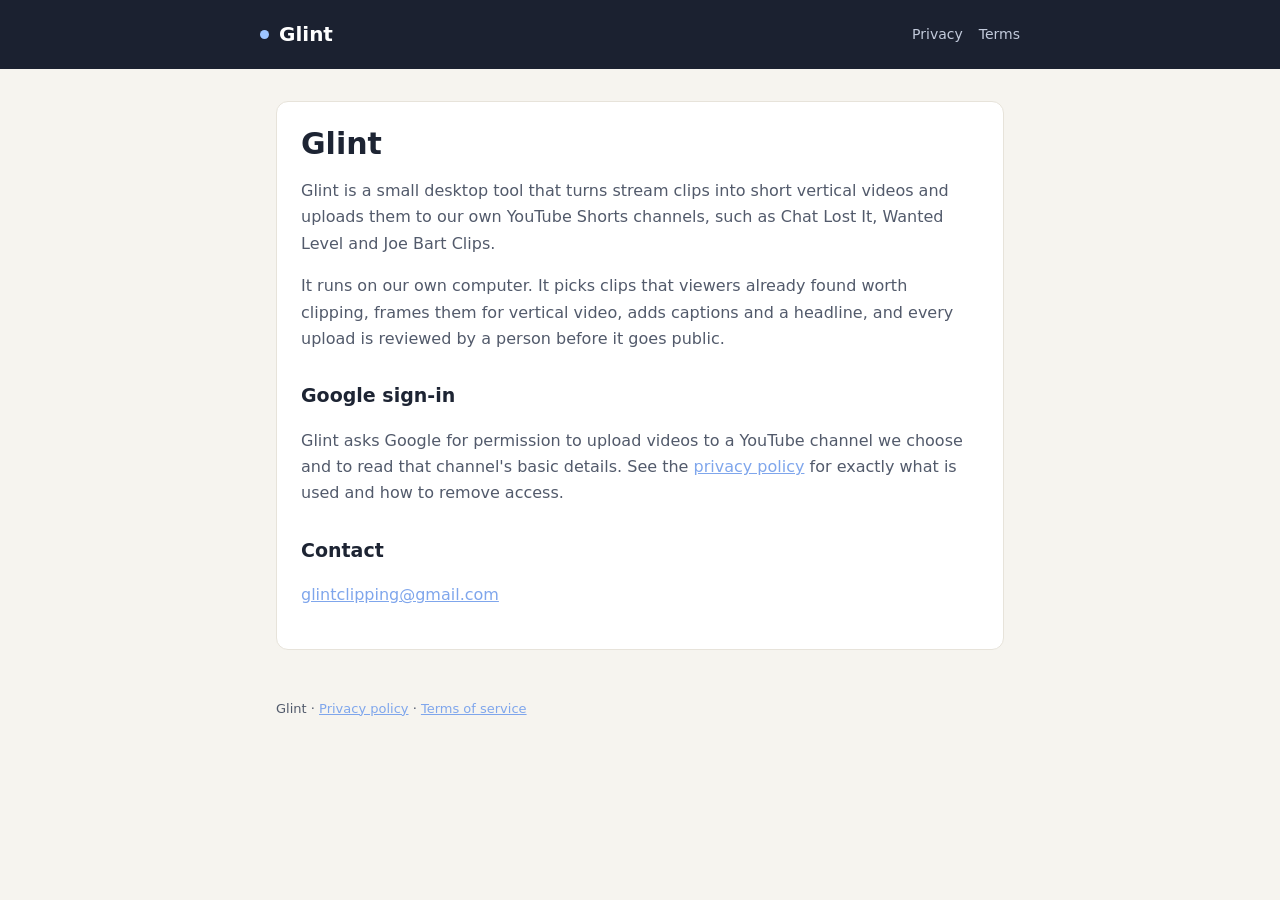
<file: index.html>
<!doctype html>
<html lang="en">
<head>
<meta charset="utf-8">
<meta name="viewport" content="width=device-width, initial-scale=1">
<title>Glint</title>
<meta name="description" content="Glint turns stream clips into YouTube Shorts for our own channels.">
<link rel="stylesheet" href="style.css">
</head>
<body>
<header><div class="wrap"><span class="dot"></span><a href="./">Glint</a><nav><a href="privacy.html">Privacy</a><a href="terms.html">Terms</a></nav></div></header>
<main class="wrap">
<div class="card">
<h1>Glint</h1>
<p>Glint is a small desktop tool that turns stream clips into short vertical videos and uploads them to our own YouTube Shorts channels, such as Chat Lost It, Wanted Level and Joe Bart Clips.</p>
<p>It runs on our own computer. It picks clips that viewers already found worth clipping, frames them for vertical video, adds captions and a headline, and every upload is reviewed by a person before it goes public.</p>
<h2>Google sign-in</h2>
<p>Glint asks Google for permission to upload videos to a YouTube channel we choose and to read that channel's basic details. See the <a href="privacy.html">privacy policy</a> for exactly what is used and how to remove access.</p>
<h2>Contact</h2>
<p><a href="mailto:glintclipping@gmail.com">glintclipping@gmail.com</a></p>
</div>
</main>
<footer class="wrap">Glint · <a href="privacy.html">Privacy policy</a> · <a href="terms.html">Terms of service</a></footer>
</body>
</html>
</file>
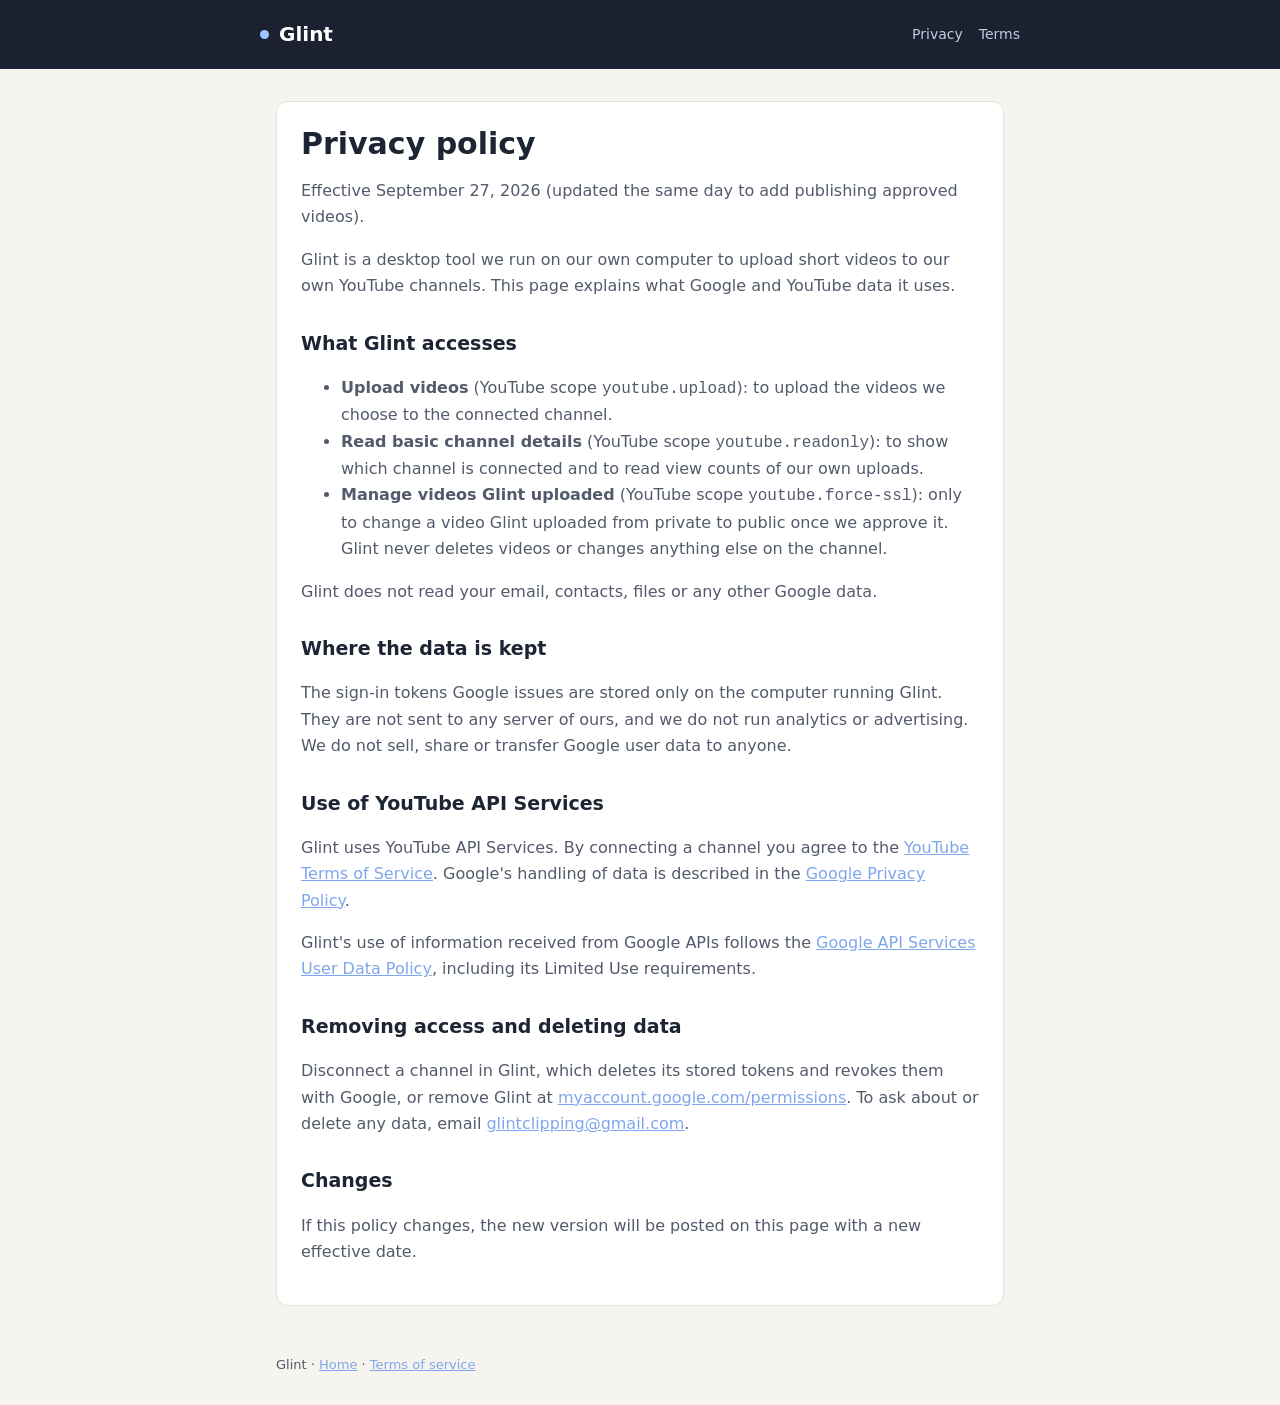
<file: privacy.html>
<!doctype html>
<html lang="en">
<head>
<meta charset="utf-8">
<meta name="viewport" content="width=device-width, initial-scale=1">
<title>Glint Privacy</title>
<meta name="description" content="How Glint uses Google and YouTube data.">
<link rel="stylesheet" href="style.css">
</head>
<body>
<header><div class="wrap"><span class="dot"></span><a href="./">Glint</a><nav><a href="privacy.html">Privacy</a><a href="terms.html">Terms</a></nav></div></header>
<main class="wrap">
<div class="card">
<h1>Privacy policy</h1>
<p>Effective September 27, 2026 (updated the same day to add publishing approved videos).</p>
<p>Glint is a desktop tool we run on our own computer to upload short videos to our own YouTube channels. This page explains what Google and YouTube data it uses.</p>

<h2>What Glint accesses</h2>
<ul>
<li><b>Upload videos</b> (YouTube scope <code>youtube.upload</code>): to upload the videos we choose to the connected channel.</li>
<li><b>Read basic channel details</b> (YouTube scope <code>youtube.readonly</code>): to show which channel is connected and to read view counts of our own uploads.</li>
<li><b>Manage videos Glint uploaded</b> (YouTube scope <code>youtube.force-ssl</code>): only to change a video Glint uploaded from private to public once we approve it. Glint never deletes videos or changes anything else on the channel.</li>
</ul>
<p>Glint does not read your email, contacts, files or any other Google data.</p>

<h2>Where the data is kept</h2>
<p>The sign-in tokens Google issues are stored only on the computer running Glint. They are not sent to any server of ours, and we do not run analytics or advertising. We do not sell, share or transfer Google user data to anyone.</p>

<h2>Use of YouTube API Services</h2>
<p>Glint uses YouTube API Services. By connecting a channel you agree to the <a href="https://www.youtube.com/t/terms">YouTube Terms of Service</a>. Google's handling of data is described in the <a href="https://policies.google.com/privacy">Google Privacy Policy</a>.</p>
<p>Glint's use of information received from Google APIs follows the <a href="https://developers.google.com/terms/api-services-user-data-policy">Google API Services User Data Policy</a>, including its Limited Use requirements.</p>

<h2>Removing access and deleting data</h2>
<p>Disconnect a channel in Glint, which deletes its stored tokens and revokes them with Google, or remove Glint at <a href="https://myaccount.google.com/permissions">myaccount.google.com/permissions</a>. To ask about or delete any data, email <a href="mailto:glintclipping@gmail.com">glintclipping@gmail.com</a>.</p>

<h2>Changes</h2>
<p>If this policy changes, the new version will be posted on this page with a new effective date.</p>
</div>
</main>
<footer class="wrap">Glint · <a href="./">Home</a> · <a href="terms.html">Terms of service</a></footer>
</body>
</html>
</file>
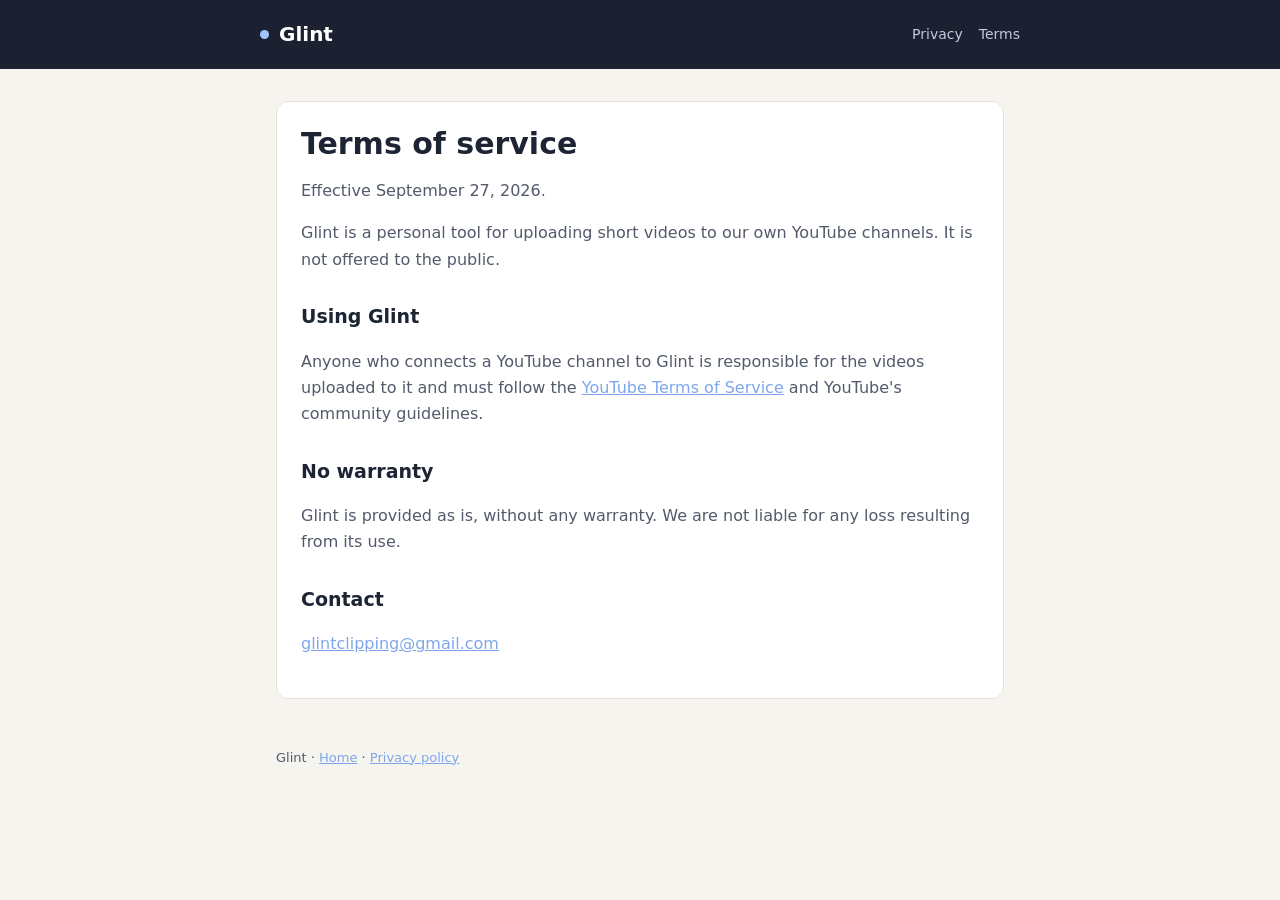
<file: terms.html>
<!doctype html>
<html lang="en">
<head>
<meta charset="utf-8">
<meta name="viewport" content="width=device-width, initial-scale=1">
<title>Glint Terms</title>
<meta name="description" content="Terms of service for Glint.">
<link rel="stylesheet" href="style.css">
</head>
<body>
<header><div class="wrap"><span class="dot"></span><a href="./">Glint</a><nav><a href="privacy.html">Privacy</a><a href="terms.html">Terms</a></nav></div></header>
<main class="wrap">
<div class="card">
<h1>Terms of service</h1>
<p>Effective September 27, 2026.</p>
<p>Glint is a personal tool for uploading short videos to our own YouTube channels. It is not offered to the public.</p>
<h2>Using Glint</h2>
<p>Anyone who connects a YouTube channel to Glint is responsible for the videos uploaded to it and must follow the <a href="https://www.youtube.com/t/terms">YouTube Terms of Service</a> and YouTube's community guidelines.</p>
<h2>No warranty</h2>
<p>Glint is provided as is, without any warranty. We are not liable for any loss resulting from its use.</p>
<h2>Contact</h2>
<p><a href="mailto:glintclipping@gmail.com">glintclipping@gmail.com</a></p>
</div>
</main>
<footer class="wrap">Glint · <a href="./">Home</a> · <a href="privacy.html">Privacy policy</a></footer>
</body>
</html>
</file>
<file: style.css>
:root{--bg:#f6f4ef;--card:#fff;--ink:#1d2433;--muted:#525a6b;--navy:#1b2130;--accent:#7fa6ec;--line:#e7e3da}
@media (prefers-color-scheme:dark){:root{--bg:#12151d;--card:#1b2130;--ink:#eef1f7;--muted:#aab4c9;--line:#2c3550;--accent:#9ec5ff}}
*{box-sizing:border-box}
body{margin:0;background:var(--bg);color:var(--ink);font:16px/1.65 "Segoe UI",system-ui,-apple-system,sans-serif}
header{background:var(--navy);color:#fff;padding:18px 16px}
header .wrap{display:flex;align-items:center;gap:10px}
header a{color:#fff;text-decoration:none;font-weight:700;font-size:20px}
header nav{margin-left:auto;display:flex;gap:16px;font-size:14px}
header nav a{font-weight:500;font-size:14px;color:#c2cadb}
.wrap{max-width:760px;margin:0 auto}
main{padding:32px 16px 48px}
.card{background:var(--card);border:1px solid var(--line);border-radius:12px;padding:24px}
h1{font-size:30px;margin:0 0 8px;line-height:1.2}
h2{font-size:19px;margin:28px 0 6px}
p,li{color:var(--muted)}
a{color:var(--accent)}
.dot{display:inline-block;width:9px;height:9px;border-radius:50%;background:#9ec5ff}
footer{padding:0 16px 32px;font-size:13px;color:var(--muted)}
</file>
